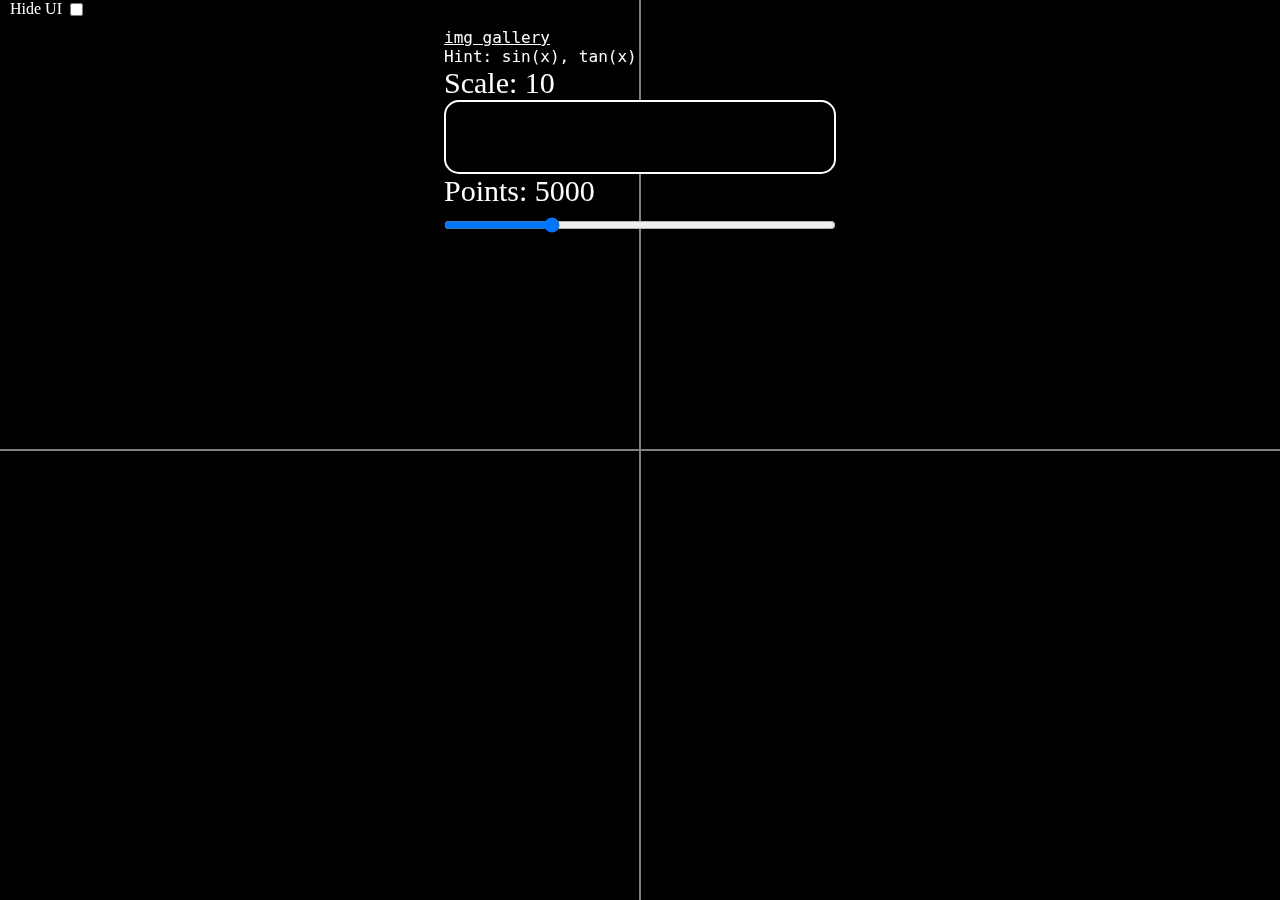
<file: index.html>
<!DOCTYPE html>
<html lang="en">

<head>
  <meta charset="UTF-8" />
  <meta http-equiv="X-UA-Compatible" content="IE=edge" />
  <meta name="viewport" content="width=device-width, initial-scale=1.0" />
  <meta name="description" content="Simple point-based graphing calculator for the web. No trackers, ads, or etc. Open source."
  <link rel="icon" href="https://axelj.dev/favicon.svg" type="image/svg+xml">
  <link type="text/css" href="main.css" rel="stylesheet">
  <title>axelj.dev > webgl-graphing</title>
</head>

<body>
  <label for="ui-toggle" id="ui-toggle-label">Hide UI</label>
  <input id="ui-toggle" type="checkbox" title="hide-ui"></input>
  <div id="ui">
    <a href="./gallery/">img gallery</a>
		<span class="hint">Hint: sin(x), tan(x)</span>
    <div id="scale-display">Scale: 10</div>
    <input id="equation-input" type="text"></input>
    <div id="point-count">Points: 5000</div>
    <input id="point-count-input" value="2500" type="range" min="1" max="10000"></input>
  </div>

  <div class="axis-marker" id="vertical-line"></div>
  <div class="axis-marker" id="horizontal-line"></div>

  <canvas id="canvas"></canvas>
</body>
<script src="main.js"></script>

</html>
</file>
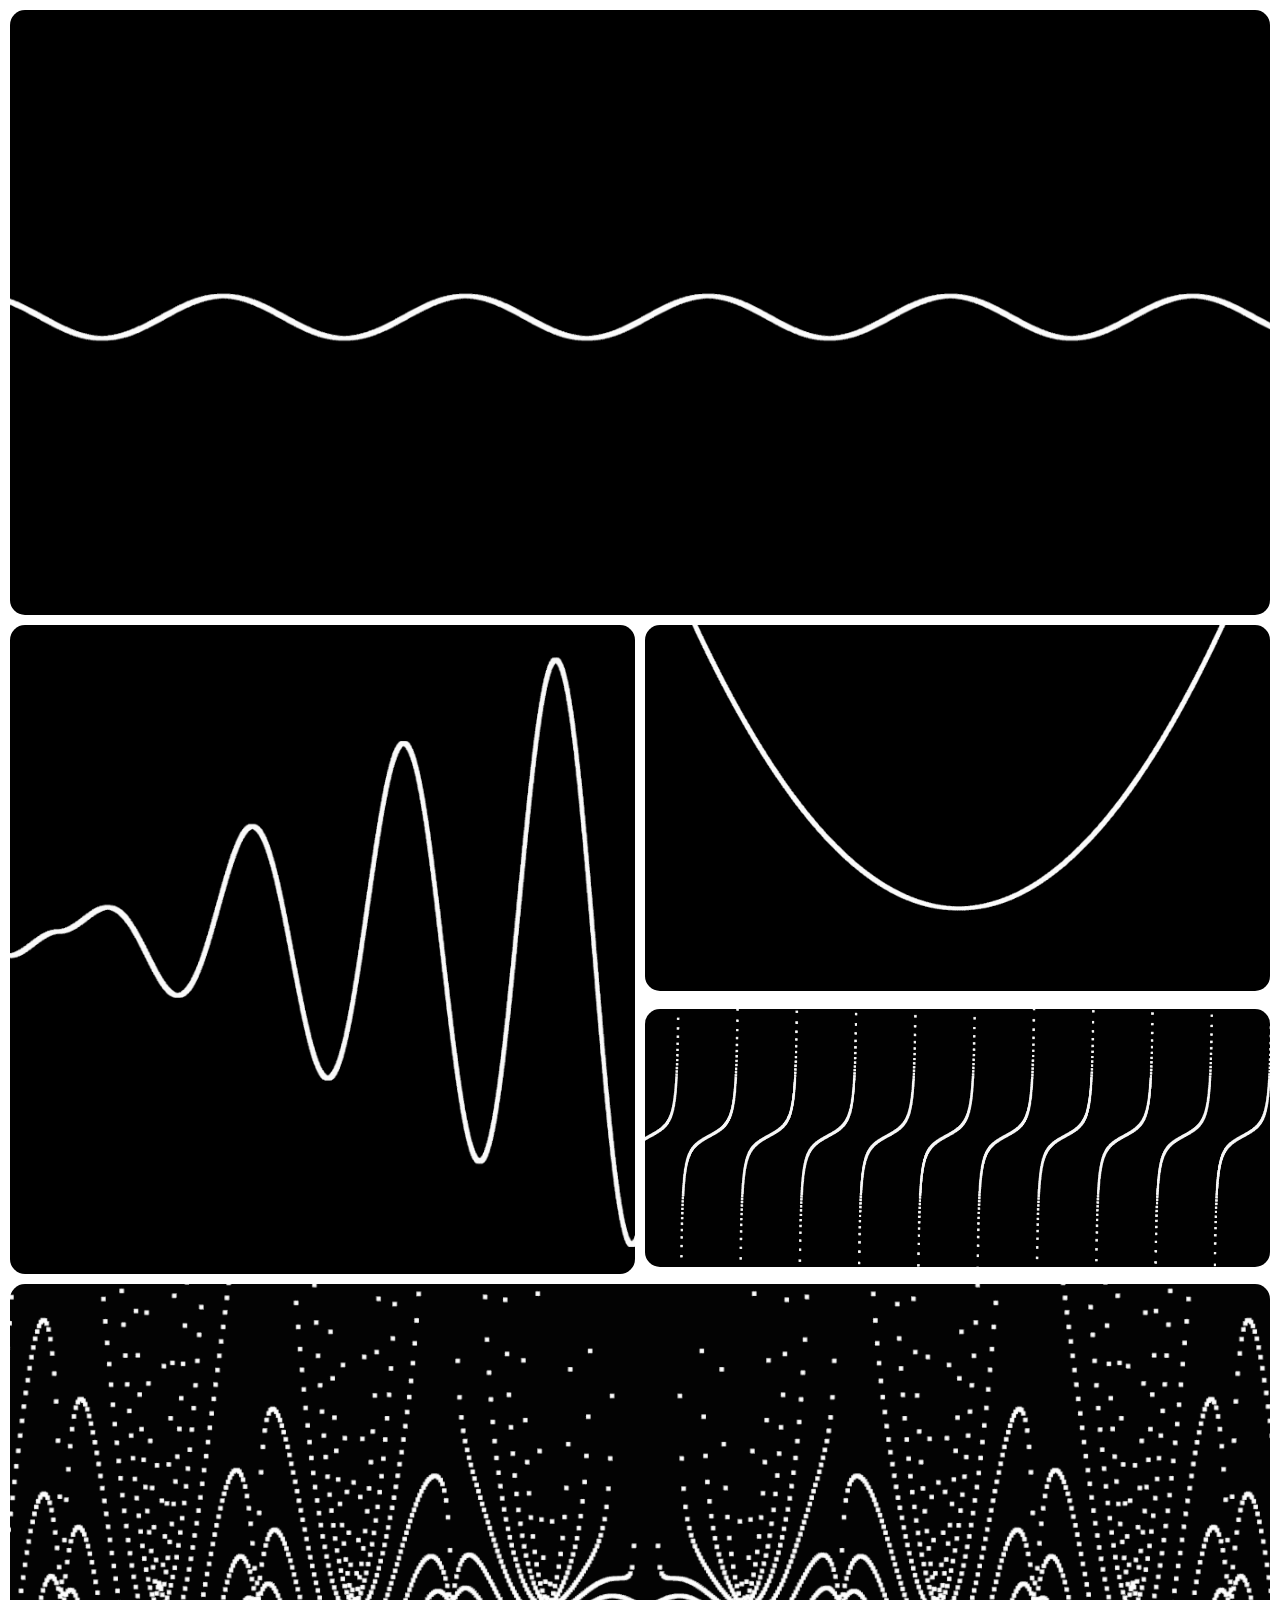
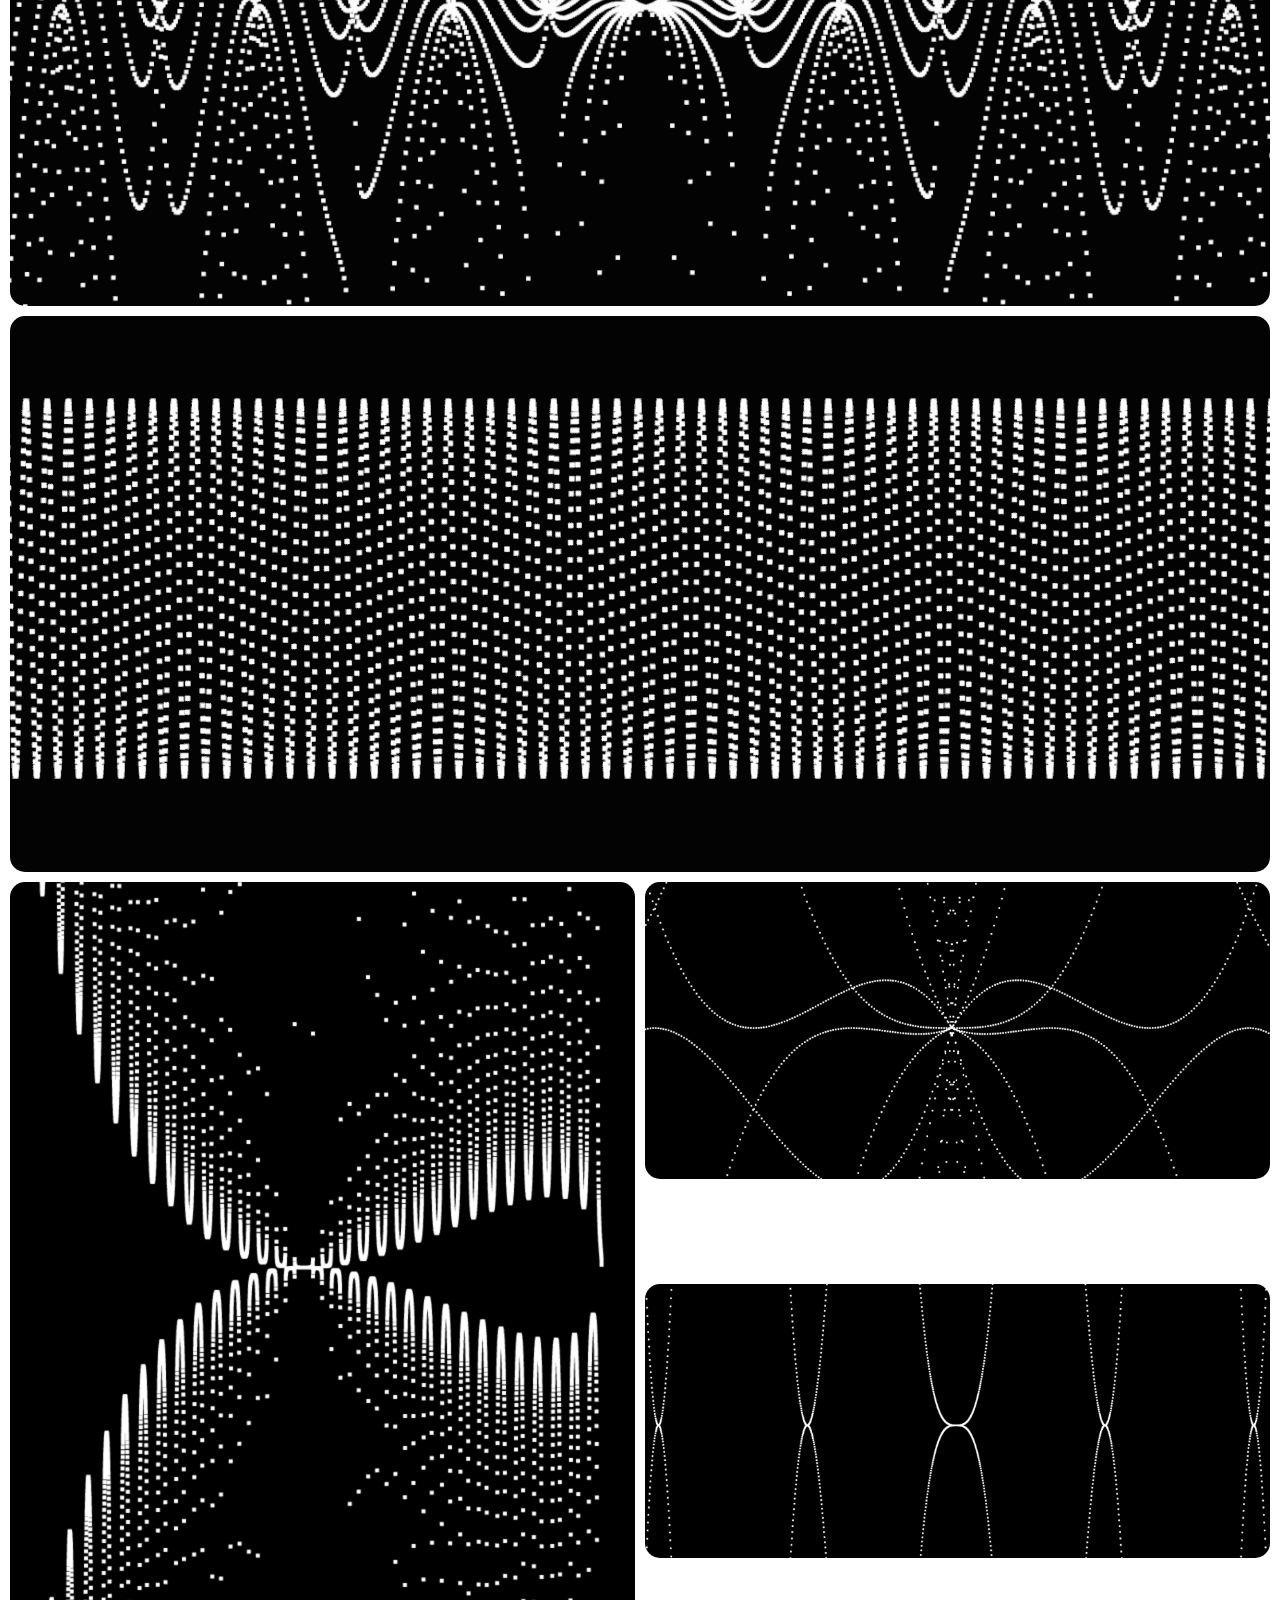
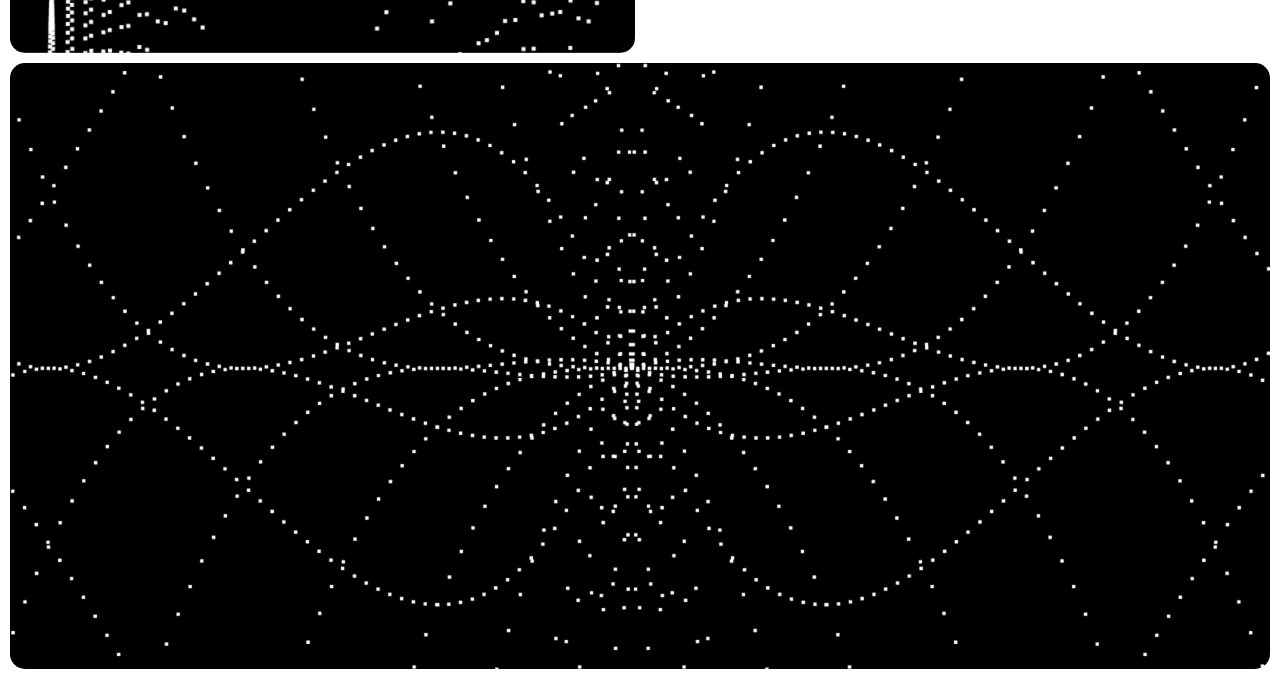
<file: gallery/index.html>
<!DOCTYPE html>
<html lang="en">
<head>
    <meta charset="UTF-8">
    <meta name="viewport" content="width=device-width, initial-scale=1.0">
    <link rel="icon" href="https://axelj.dev/favicon.svg" type="image/svg+xml">
    <title>WebGL Graphing Gallery</title>
</head>
<style>
    * {
        padding: 0;
        margin: 0;
    }
    body {
        display: flex;
        padding: 10px;
        justify-content: center;
        align-items: center;
    }
    #container {
        display: grid;
        gap: 10px 10px;
        grid-template-columns: repeat(2, minmax(120px, 1fr));
        grid-auto-flow: dense;
    }
    img {
        width: 100%;
        border-radius: 15px;
    }
    .long {
        /* Span two rows */
        grid-column: span 2;
    }
    .tall {
        /* Span two columns */
        grid-row: span 2;
    }
    .regular {
        /* Span one row and one column */
        grid-row: span 1;
        grid-column: span 1;
    }
</style>
<body>
   <div id="container">
        <img class="long" src="./images/Screenshot 2024-01-09 at 11.58.37.png"></img>
        <img class="tall" src="./images/Screenshot 2024-01-09 at 11.59.02.png"></img>
        <img class="long" src="./images/Screenshot 2024-01-09 at 11.59.47.png"></img>
        <img class="long" src="./images/Screenshot 2024-01-09 at 12.00.05.png"></img>
        <img class="regular" src="./images/Screenshot 2024-01-09 at 12.00.32.png"></img>
        <img class="regular" src="./images/Screenshot 2024-01-09 at 12.36.09.png"></img>
        <img class="tall" src="./images/Screenshot 2024-01-10 at 18.03.19.png"></img>
        <img class="long" src="./images/Screenshot 2024-01-10 at 22.03.05.jpg"></img>
        <img class="regular" src="./images/Screenshot 2024-01-10 at 22.04.54.jpg"></img>
        <img class="regular" src="./images/Screenshot 2024-01-10 at 22.06.53.jpg"></img>
   </div> 
</body>
</html>
</file>
<file: main.css>
* {
    margin: 0;
    padding: 0;
    overflow: hidden;
}

body {
    background: black;
    width: 100vw;
    height: 100vh;
    z-index: -99;
}
a {
    font-family: monospace;
    color: white;
    font-size: 1rem;
}

.hint {
	font-family: monospace;
	color: white;
	font-size: 1rem;
}

#ui-toggle-label {
    position: absolute;
    font-size: inherit;
    font-family: inherit;
    color: white;
    z-index: 2;
    left: 10px;
}
#ui-toggle {
    position: absolute;
    z-index: 2;
    top: 2.5px;
    left: 70px;
}
#ui-toggle:checked ~ #ui {
    display: none;
}
#ui-toggle:checked ~ .axis-marker {
    display: none;
}
#ui {
    position: absolute;
    top: 20px;
    left: 50%;
    transform: translateX(-50%);
    display: flex;
    flex-direction: column;
    justify-content: space-around;
    font-size: 30px;
    color: white;
    z-index: 1;
    font-family: "Times New Roman", Times, serif;
    padding: 8px;
}
#ui > input {
    height: 50px;
    padding: 10px;
    background: black;
    border: 2px solid white;
    border-radius: 15px;
    color: white;
    font-size: inherit;
    font-family: inherit;
}
#ui > #point-count-input {
    height: 10px;
}
.axis-marker {
    position: absolute;
    background: grey;
    z-index: -1;
}
#vertical-line {
    left: 50%;
    transform: translateX(-50%);
    height: 100%;
    width: 2px;
}
#horizontal-line {
    top: 50%;
    transform: translateY(-50%);
    height: 2px;
    width: 100%;
}

#canvas {
    z-index: 0;
    position: absolute;
}

#testingMath {
    height: 200px;
    width: 300px;
    z-index: 99;
}
</file>
